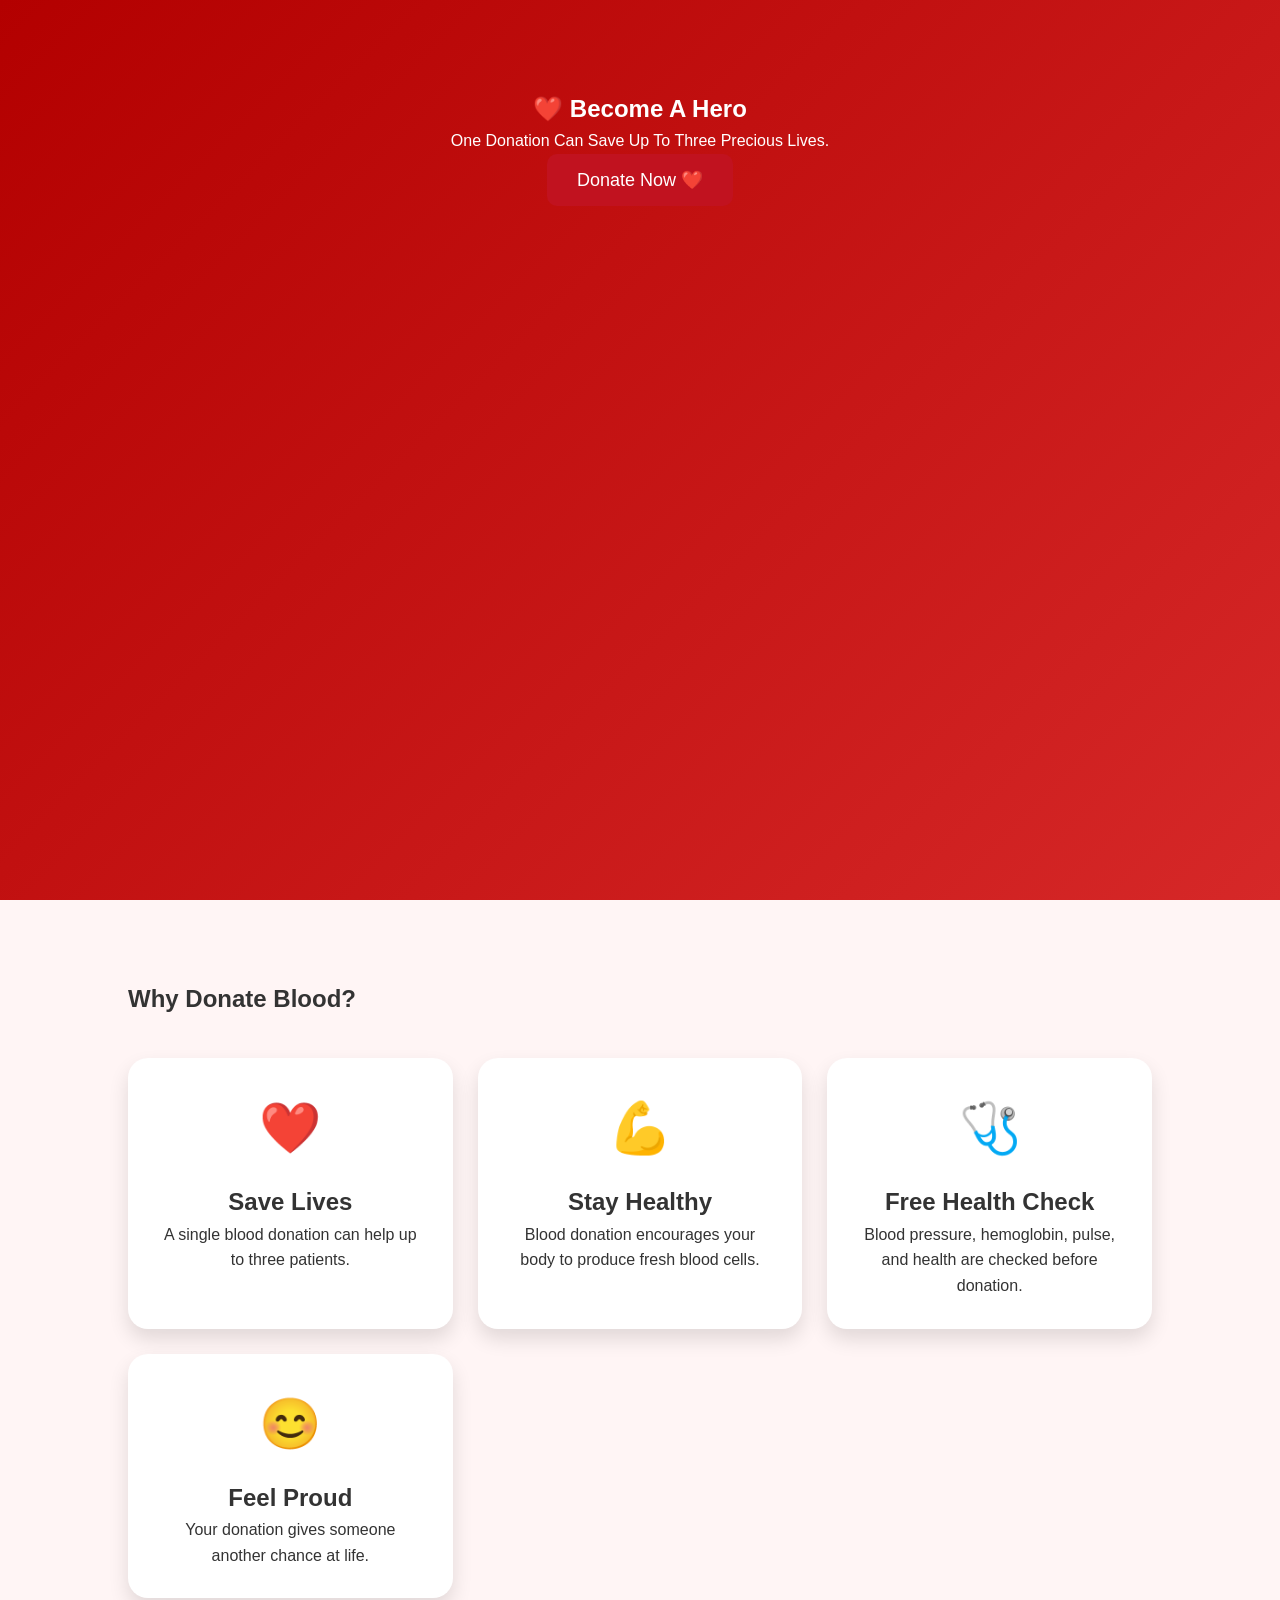
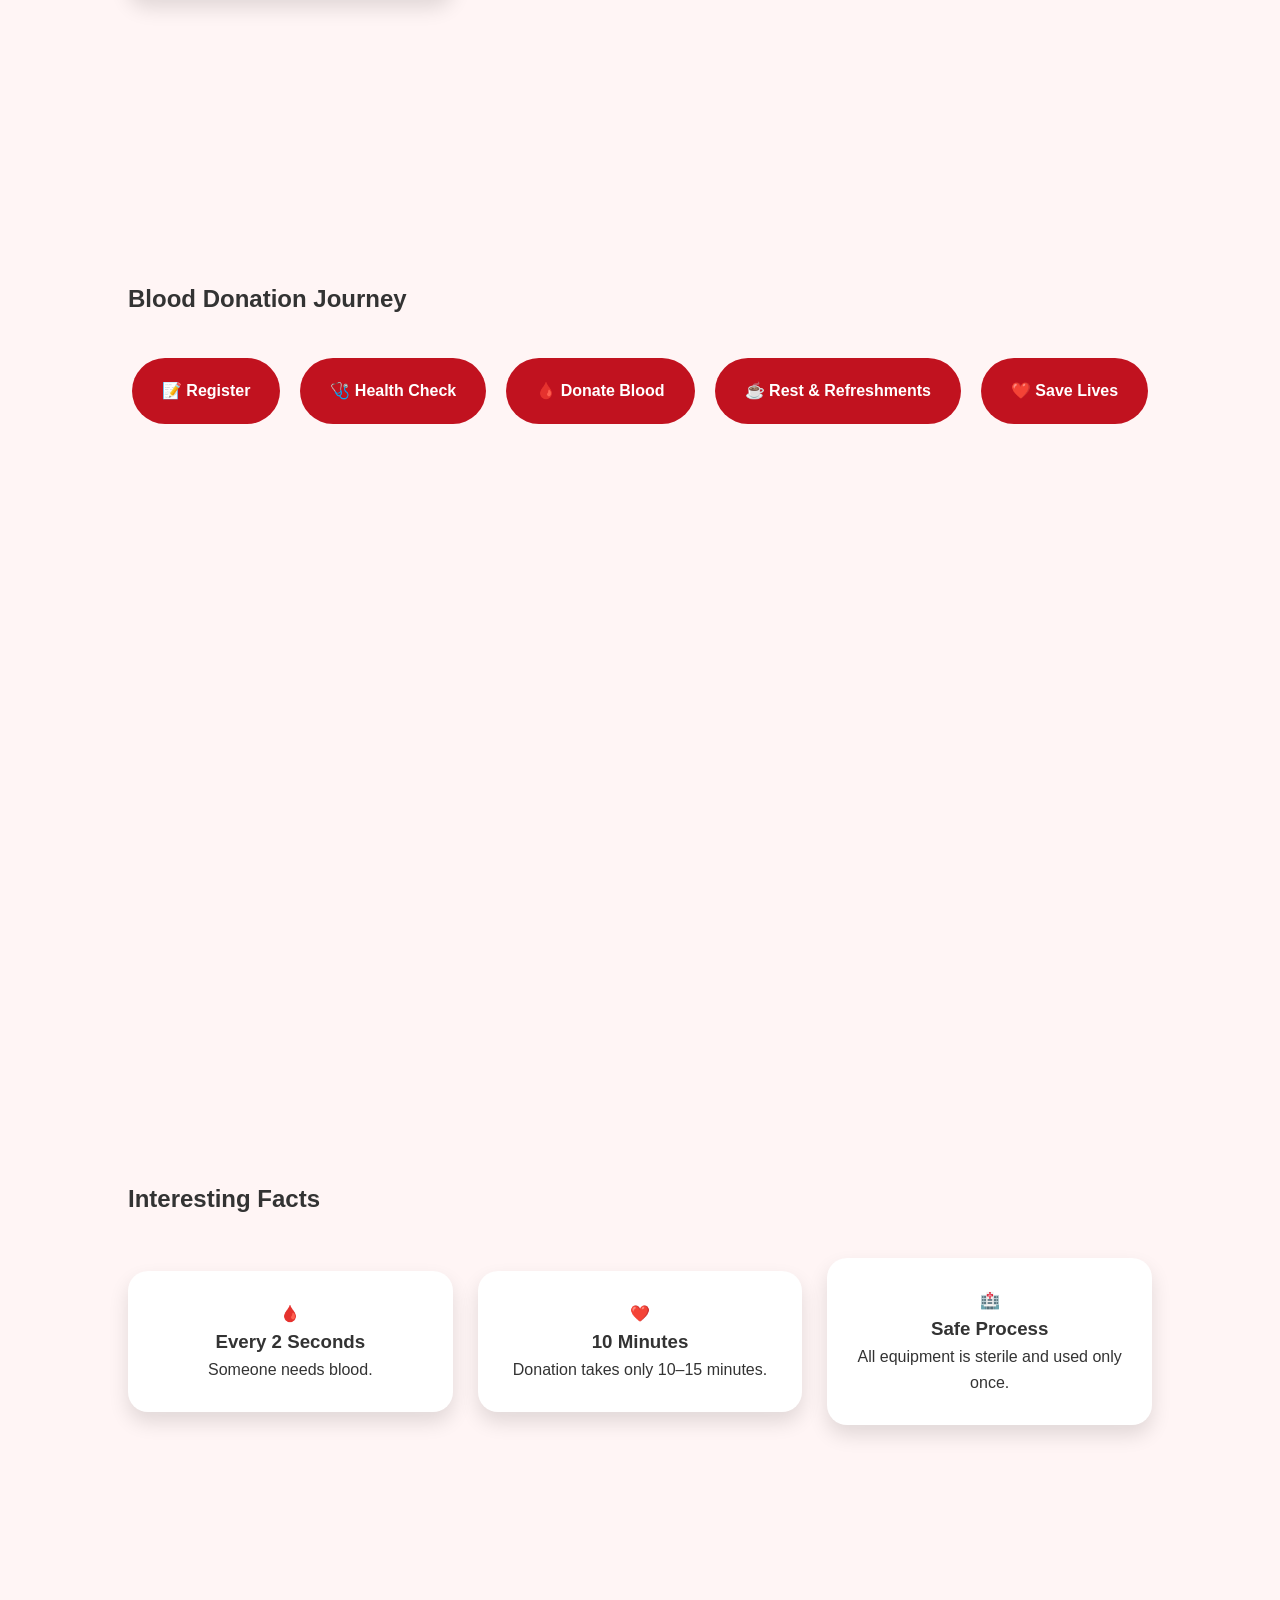
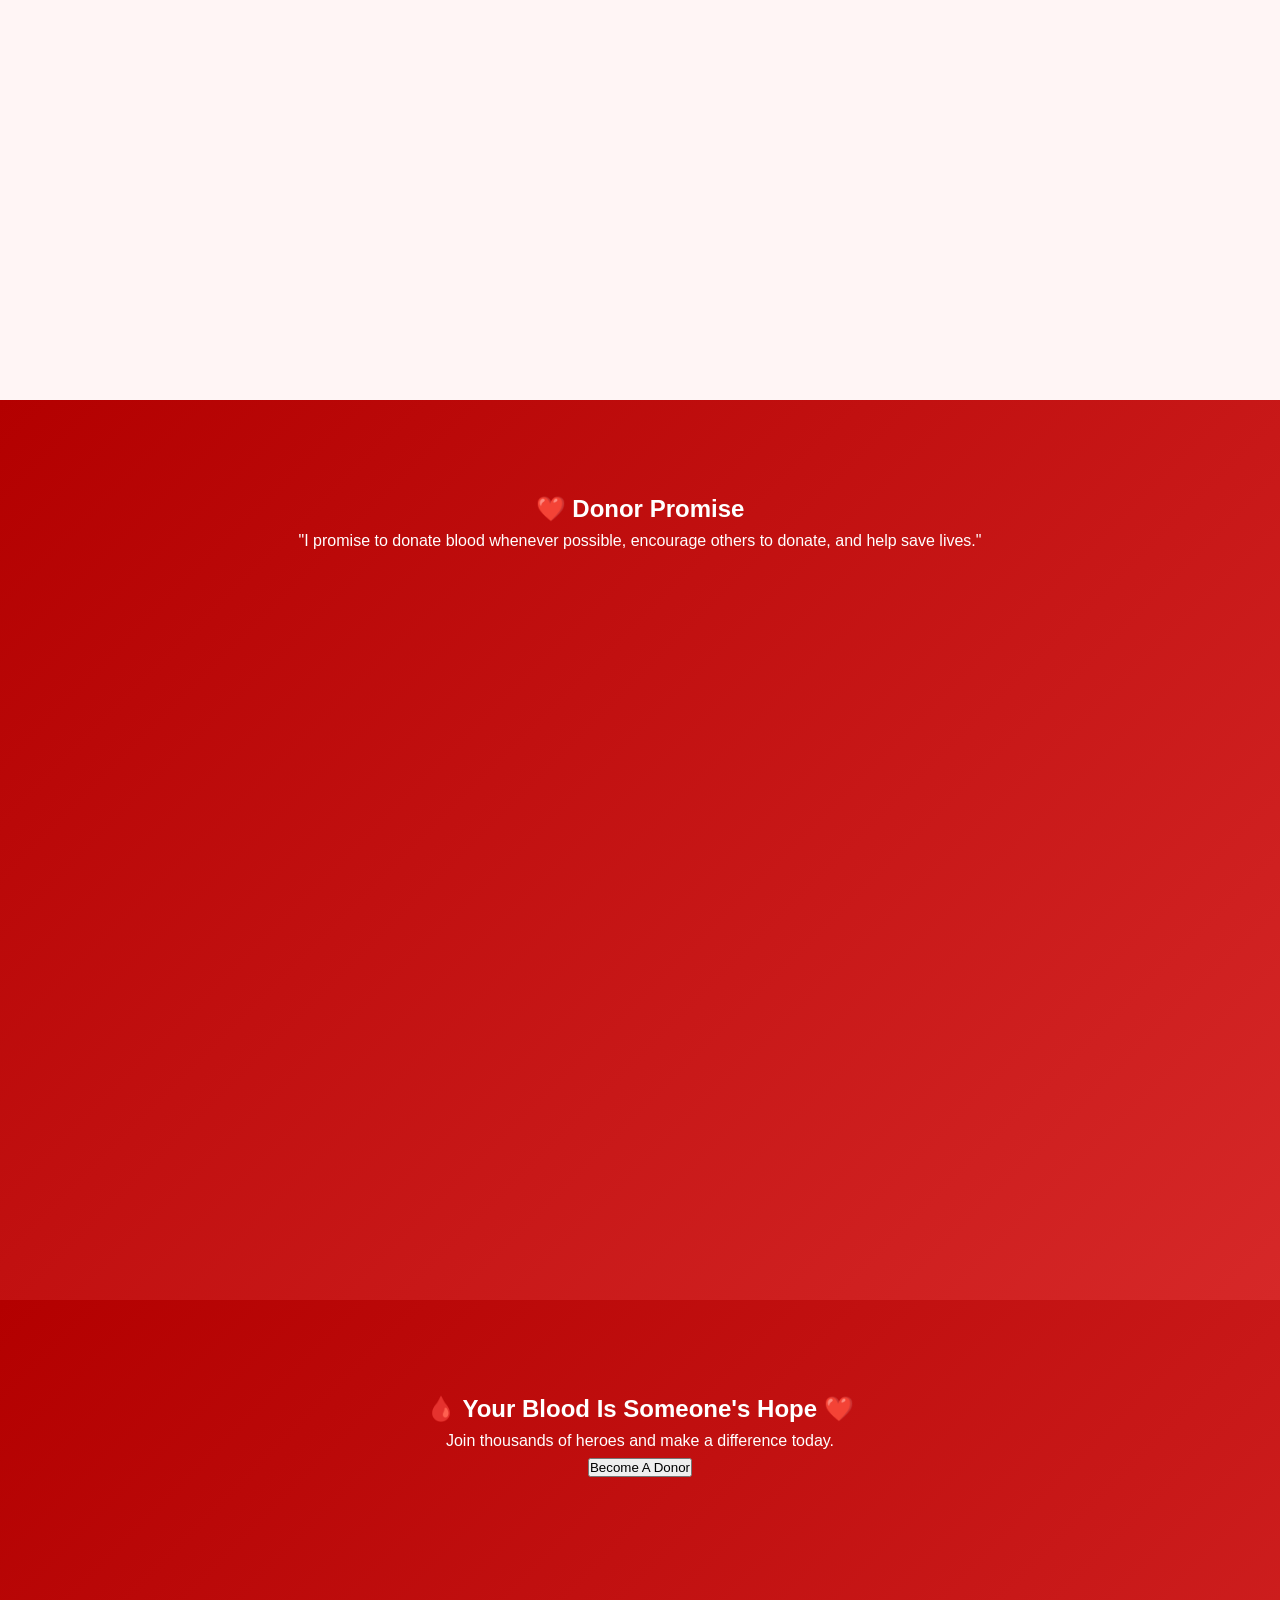
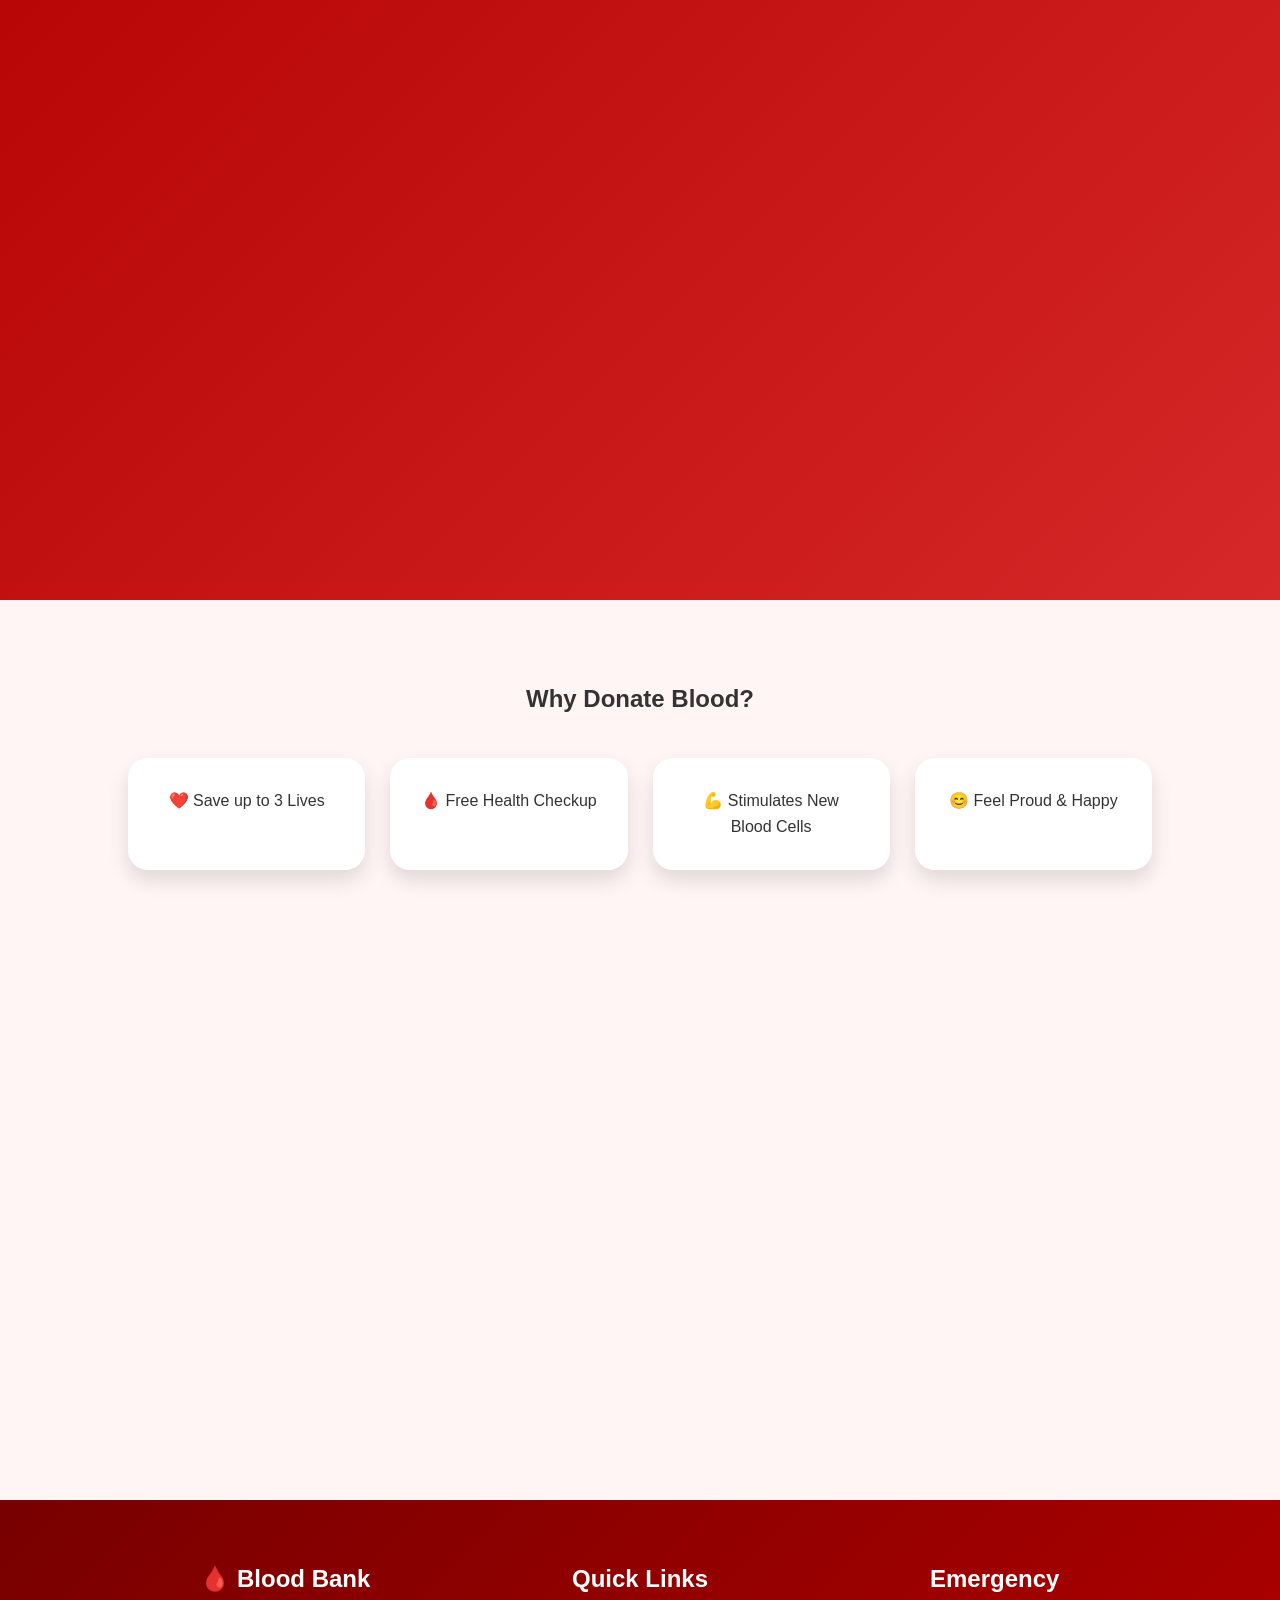
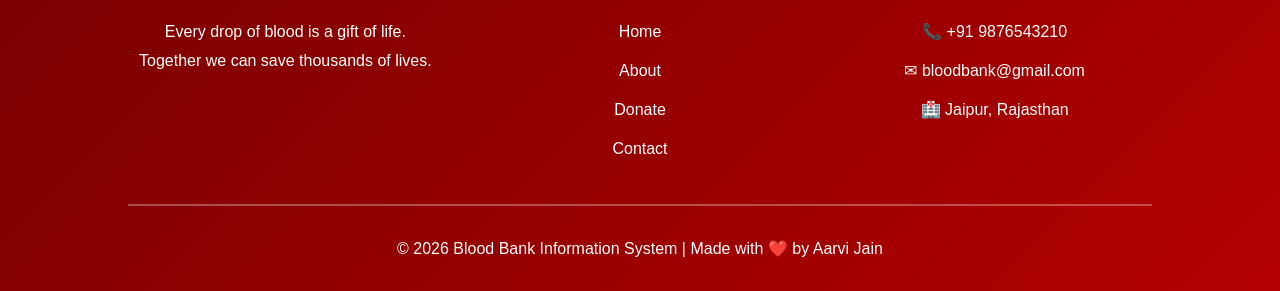
<file: donate.html>
<!DOCTYPE html>
<html lang="en">
<head>
    <meta charset="UTF-8">
    <meta name="viewport" content="width=device-width, initial-scale=1.0">
    <title>Document</title>
   <link rel="stylesheet" href="style1.css">
</head>
<body>
   <section class="donate-hero">

<h1>❤️ Become A Hero</h1>

<p>
One Donation Can Save Up To Three Precious Lives.
</p>

<a href="index.html">

<button id="openBtn">

Donate Now ❤️

</button>

</a>

</section>
<section class="benefits-section">

<h1>Why Donate Blood?</h1>

<div class="benefit-container">

<div class="benefit-card">

<div class="icon">❤️</div>

<h2>Save Lives</h2>

<p>
A single blood donation can help up to three patients.
</p>

</div>

<div class="benefit-card">

<div class="icon">💪</div>

<h2>Stay Healthy</h2>

<p>
Blood donation encourages your body to produce fresh blood cells.
</p>

</div>

<div class="benefit-card">

<div class="icon">🩺</div>

<h2>Free Health Check</h2>

<p>
Blood pressure, hemoglobin, pulse, and health are checked before donation.
</p>

</div>

<div class="benefit-card">

<div class="icon">😊</div>

<h2>Feel Proud</h2>

<p>
Your donation gives someone another chance at life.
</p>

</div>

</div>

</section>
<section class="timeline">

<h1>Blood Donation Journey</h1>

<div class="timeline-box">

<div>📝 Register</div>

<div>🩺 Health Check</div>

<div>🩸 Donate Blood</div>

<div>☕ Rest & Refreshments</div>

<div>❤️ Save Lives</div>

</div>

</section>
<section class="facts-grid">

<h1>Interesting Facts</h1>

<div class="facts-container">

<div class="fact-box">

🩸

<h3>Every 2 Seconds</h3>

<p>Someone needs blood.</p>

</div>

<div class="fact-box">

❤️

<h3>10 Minutes</h3>

<p>Donation takes only 10–15 minutes.</p>

</div>

<div class="fact-box">

🏥

<h3>Safe Process</h3>

<p>All equipment is sterile and used only once.</p>

</div>

</div>

</section>
<section class="promise">

<h1>❤️ Donor Promise</h1>

<p>

"I promise to donate blood whenever possible,
encourage others to donate,
and help save lives."

</p>

</section>
<section class="hero-box">

<h1>

🩸 Your Blood Is Someone's Hope ❤️

</h1>

<p>

Join thousands of heroes and make a difference today.

</p>

<a href="index.html">

<button>

Become A Donor

</button>

</a>

</section>
      <section class="donation-benefits">

<h2>Why Donate Blood?</h2>

<div class="benefits">

<div class="benefit-card">
❤️ Save up to 3 Lives
</div>

<div class="benefit-card">
🩸 Free Health Checkup
</div>

<div class="benefit-card">
💪 Stimulates New Blood Cells
</div>

<div class="benefit-card">
😊 Feel Proud & Happy
</div>

</div>

</section>
   <script src="script.js"></script>
   <footer class="footer">

<div class="footer-container">

<div class="footer-box">
<h2>🩸 Blood Bank</h2>
<p>
Every drop of blood is a gift of life.
Together we can save thousands of lives.
</p>
</div>

<div class="footer-box">
<h2>Quick Links</h2>

<p><a href="index.html">Home</a></p>
<p><a href="about.html">About</a></p>
<p><a href="donate.html">Donate</a></p>
<p><a href="contact.html">Contact</a></p>

</div>

<div class="footer-box">
<h2>Emergency</h2>

<p>📞 +91 9876543210</p>
<p>✉ bloodbank@gmail.com</p>
<p>🏥 Jaipur, Rajasthan</p>

</div>

</div>

<hr>

<p class="copyright">
© 2026 Blood Bank Information System | Made with ❤️ by Aarvi Jain
</p>
<button id="topBtn">⬆</button>
</footer>
</body>
</html>
</file>
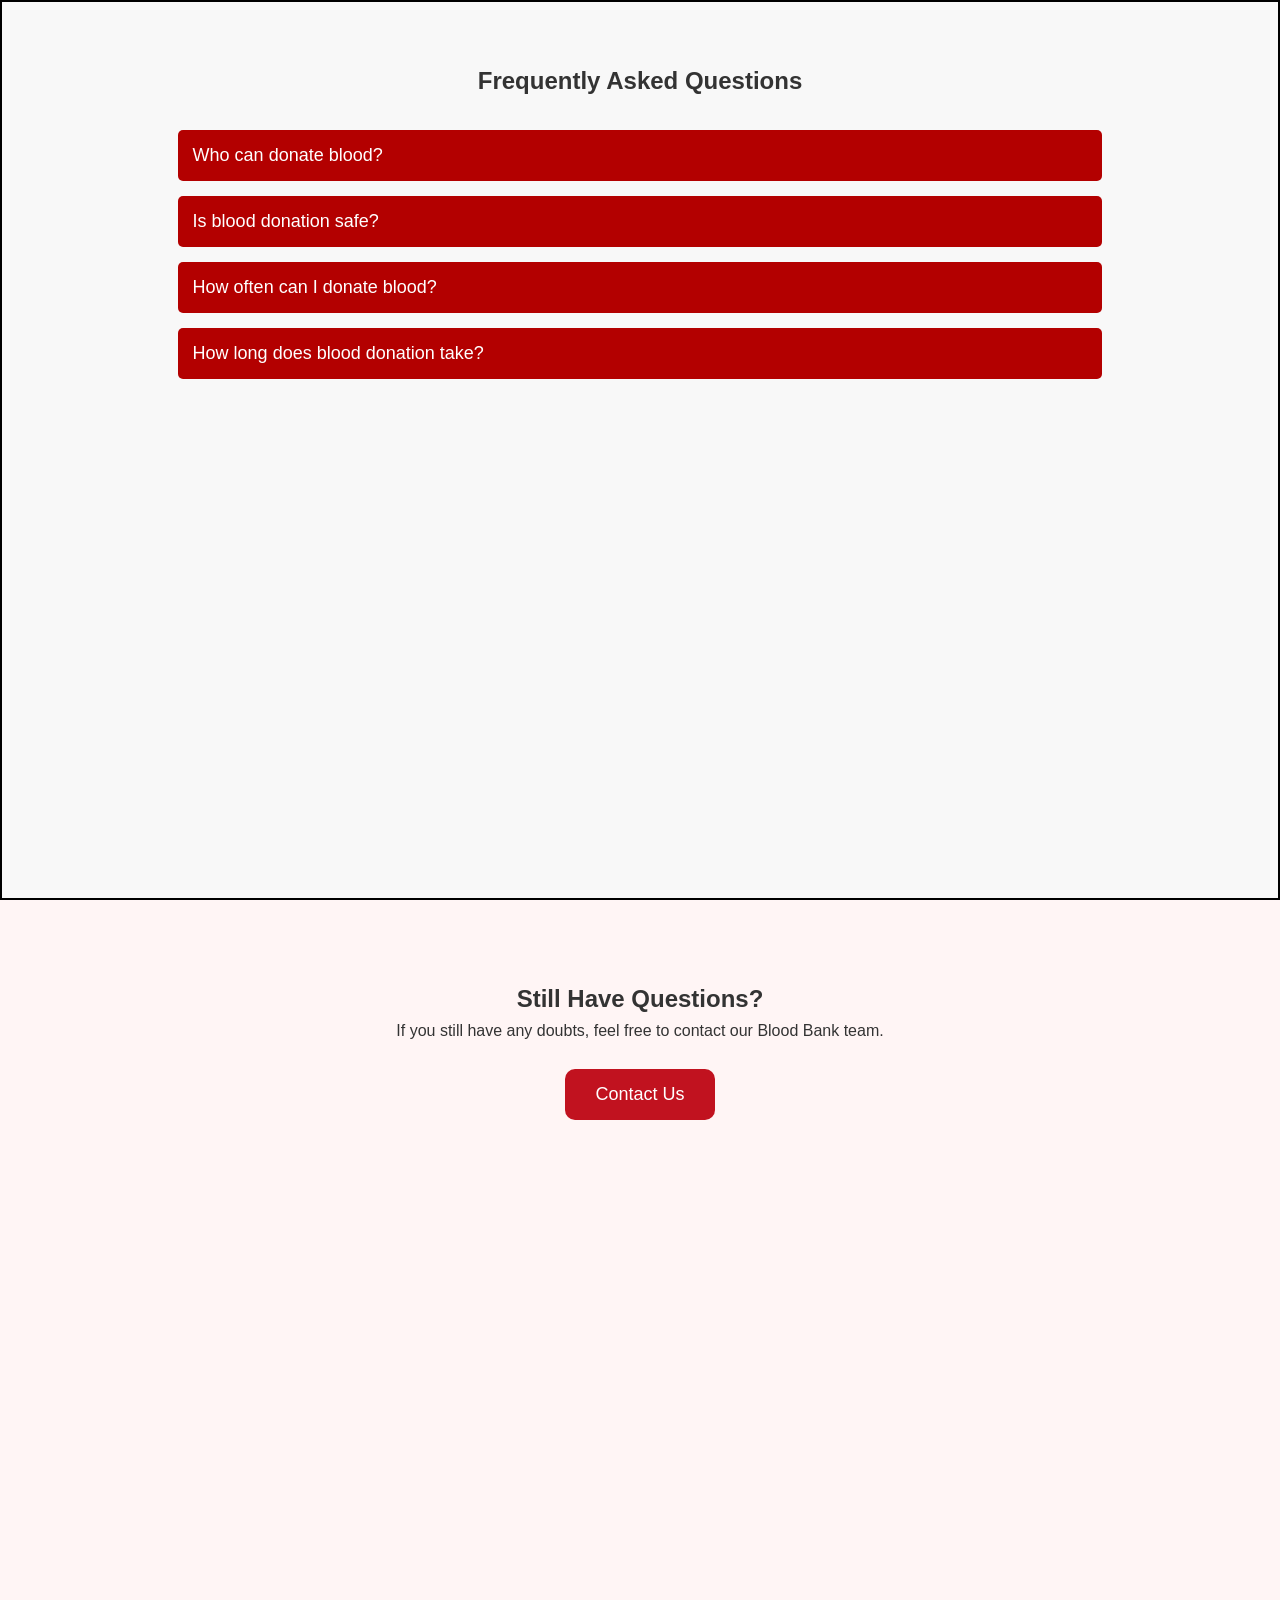
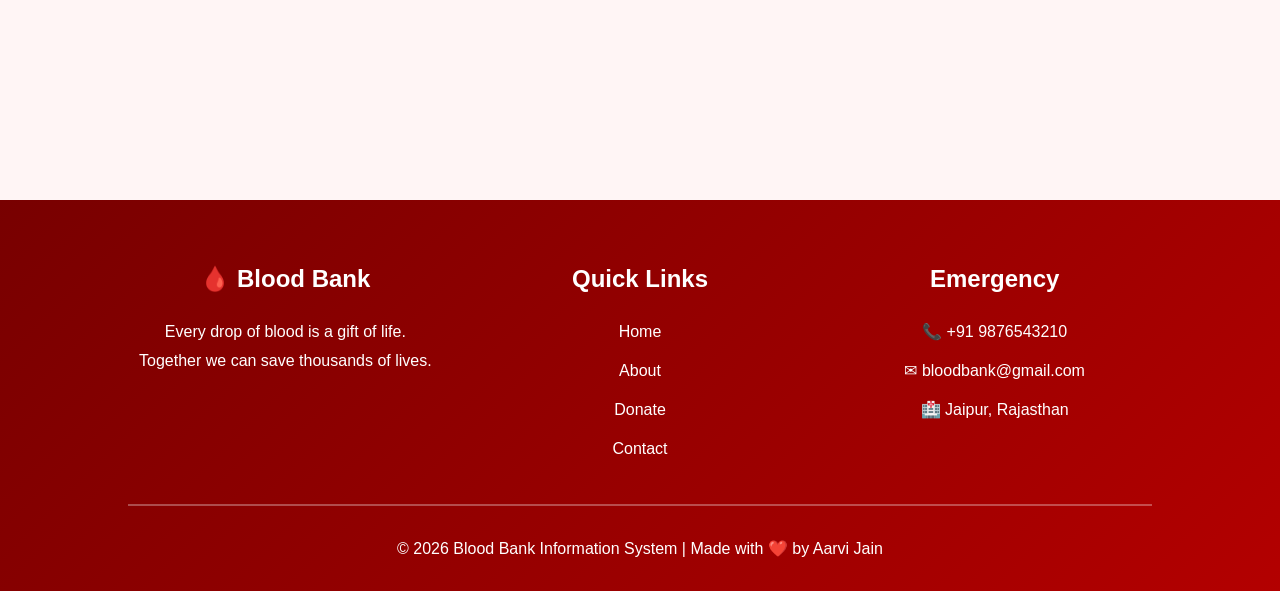
<file: faq.html>
<!DOCTYPE html>
<html lang="en">
<head>
    <meta charset="UTF-8">
    <meta name="viewport" content="width=device-width, initial-scale=1.0">
    <title>Document</title>
    <link rel="stylesheet" href="style1.css">
</head>
<body>
    <section id="faq">

    <h1>Frequently Asked Questions</h1>

    <div class="faq-box">

        <button class="question">
            Who can donate blood?
        </button>

        <div class="answer">
            <p>Anyone between 18 and 65 years of age weighing at least 50 kg can donate blood.</p>
        </div>

    </div>

    <div class="faq-box">

        <button class="question">
            Is blood donation safe?
        </button>

        <div class="answer">
            <p>Yes, blood donation is completely safe when done at a certified blood bank.</p>
        </div>

    </div>

    <div class="faq-box">

        <button class="question">
            How often can I donate blood?
        </button>

        <div class="answer">
            <p>You can donate whole blood every 3 months.</p>
        </div>

    </div>

    <div class="faq-box">

        <button class="question">
            How long does blood donation take?
        </button>

        <div class="answer">
            <p>The complete process usually takes about 30–45 minutes.</p>
        </div>

    </div>

</section>

</section>  <!-- FAQ section ends -->

<!-- 👇 YAHAN PASTE KARO -->
 <section class="still-help">

<h2>Still Have Questions?</h2>

<p>

If you still have any doubts,
feel free to contact our Blood Bank team.

</p>

<a href="contact.html">

<button>

Contact Us

</button>

</a>

</section>
<script src="script.js"></script>
<footer class="footer">

<div class="footer-container">

<div class="footer-box">
<h2>🩸 Blood Bank</h2>
<p>
Every drop of blood is a gift of life.
Together we can save thousands of lives.
</p>
</div>

<div class="footer-box">
<h2>Quick Links</h2>

<p><a href="index.html">Home</a></p>
<p><a href="about.html">About</a></p>
<p><a href="donate.html">Donate</a></p>
<p><a href="contact.html">Contact</a></p>

</div>

<div class="footer-box">
<h2>Emergency</h2>

<p>📞 +91 9876543210</p>
<p>✉ bloodbank@gmail.com</p>
<p>🏥 Jaipur, Rajasthan</p>

</div>

</div>

<hr>

<p class="copyright">
© 2026 Blood Bank Information System | Made with ❤️ by Aarvi Jain
</p>
<button id="topBtn">⬆</button>
</footer>
</body>
</html>
</file>
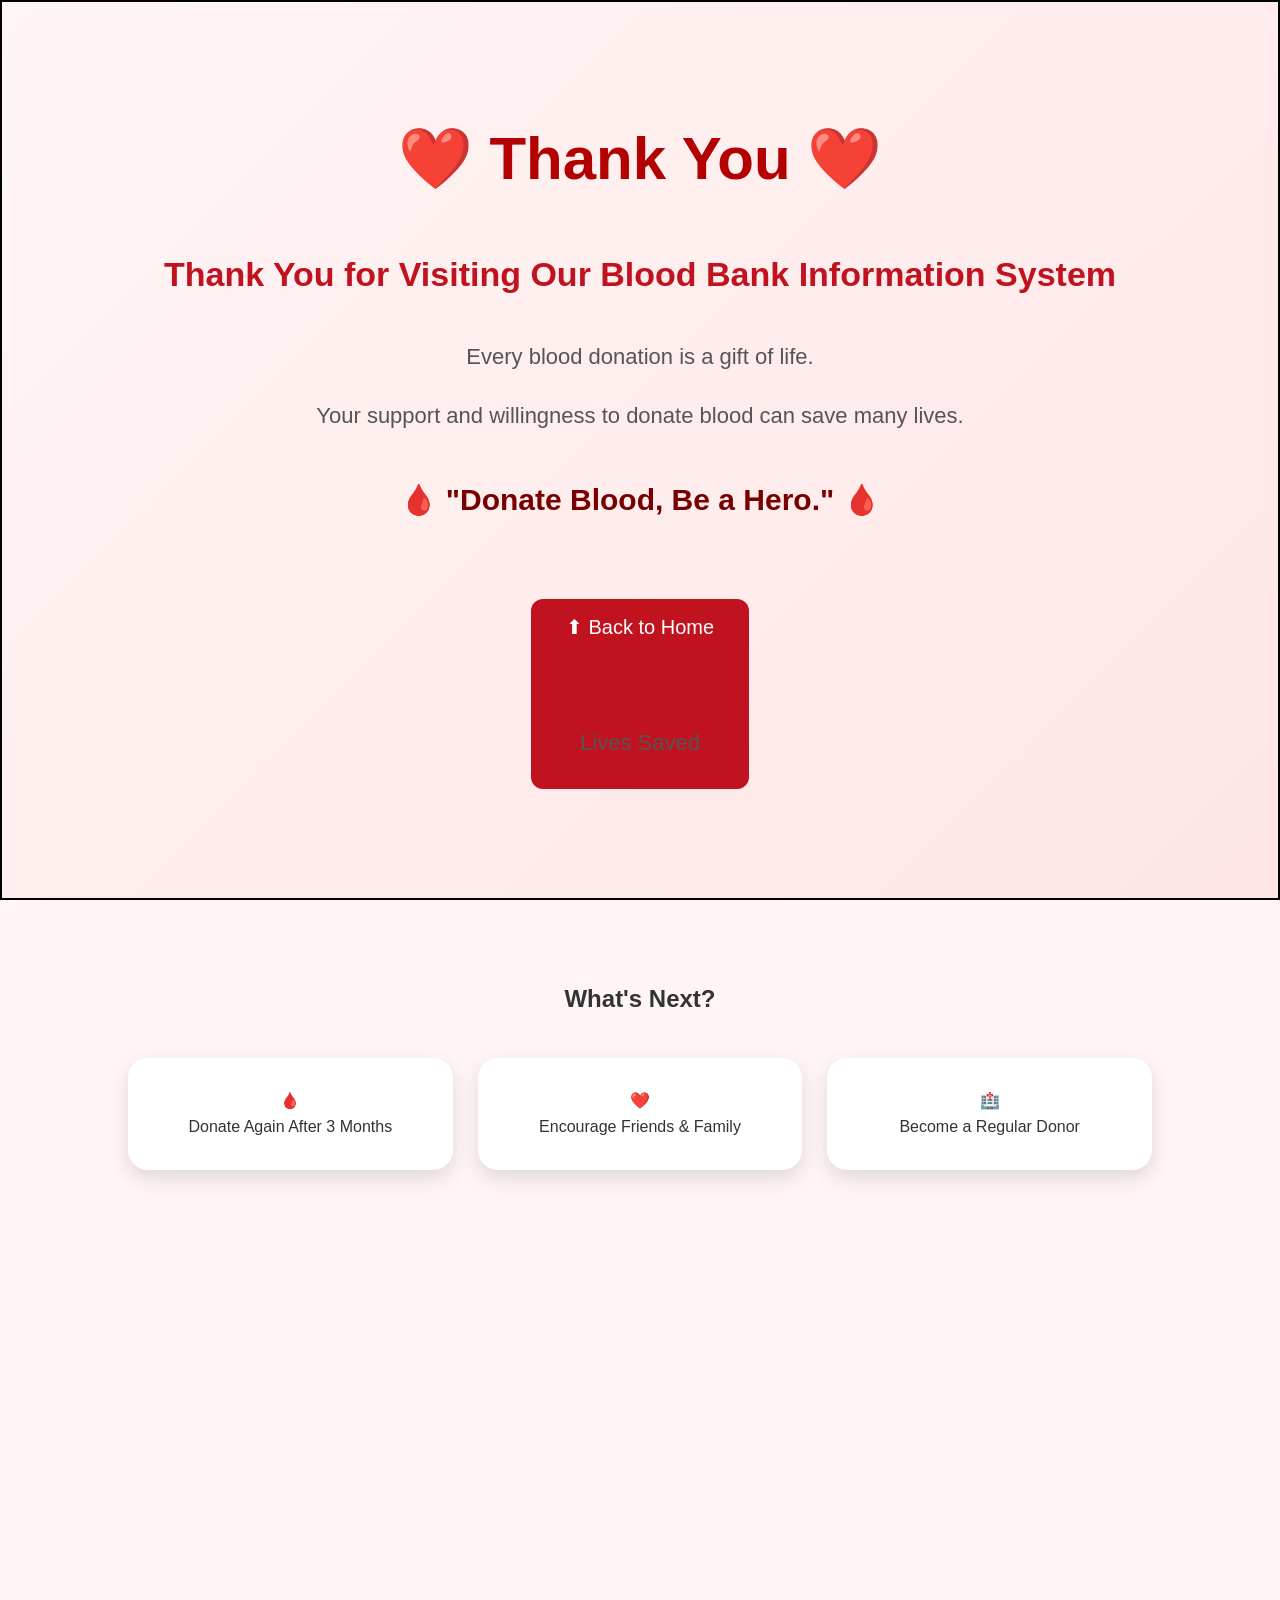
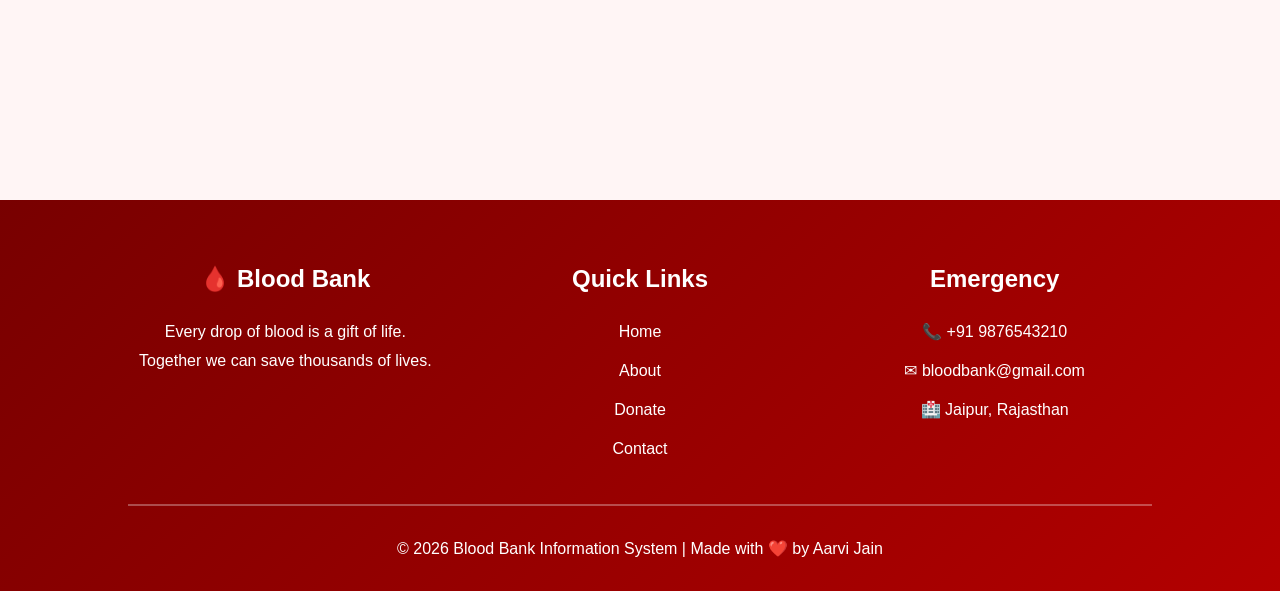
<file: thankyou.html>
<!DOCTYPE html>
<html lang="en">
<head>
    <meta charset="UTF-8">
    <meta name="viewport" content="width=device-width, initial-scale=1.0">
    <title>Document</title>
    <link rel="stylesheet" href="style1.css">
</head>
<body>
    <section id="thankyou">

    <h1>❤️ Thank You ❤️</h1>

    <h2>Thank You for Visiting Our Blood Bank Information System</h2>

    <p>
        Every blood donation is a gift of life.
    </p>

    <p>
        Your support and willingness to donate blood can save many lives.
    </p>

    <h3>
        🩸 "Donate Blood, Be a Hero." 🩸
    </h3>

    <br>

    <button onclick="window.scrollTo(0,0)">
        ⬆ Back to Home
        <h2 id="counter">0</h2>

<p>Lives Saved</p>

    </button>

</section>
<section class="next-step">

<h2>What's Next?</h2>

<div class="next-grid">

<div>

🩸

<p>Donate Again After 3 Months</p>

</div>

<div>

❤️

<p>Encourage Friends & Family</p>

</div>

<div>

🏥

<p>Become a Regular Donor</p>

</div>

</div>

</section>
<script src="script.js"></script>
<footer class="footer">

<div class="footer-container">

<div class="footer-box">
<h2>🩸 Blood Bank</h2>
<p>
Every drop of blood is a gift of life.
Together we can save thousands of lives.
</p>
</div>

<div class="footer-box">
<h2>Quick Links</h2>

<p><a href="index.html">Home</a></p>
<p><a href="about.html">About</a></p>
<p><a href="donate.html">Donate</a></p>
<p><a href="contact.html">Contact</a></p>

</div>

<div class="footer-box">
<h2>Emergency</h2>

<p>📞 +91 9876543210</p>
<p>✉ bloodbank@gmail.com</p>
<p>🏥 Jaipur, Rajasthan</p>

</div>

</div>

<hr>

<p class="copyright">
© 2026 Blood Bank Information System | Made with ❤️ by Aarvi Jain
</p>

</footer>
<button id="topBtn">⬆</button>
</body>
</html>
</file>
<file: style1.css>
html{
            scroll-behavior: smooth;
        }
        
        nav {
         display: flex;
         justify-content: center;
         align-items: center;
            background:linear-gradient(black,rgb(235, 63, 63));
            padding: 15px,60px;
            text-align : center;
            
    position:sticky;
    top:0;
    z-index:1000;
}
        
        nav ul {
            display: flex;
            list-style: none;
        }
        nav ul li{
            margin: 0 15px;
        }
        nav ul li a{
            text-decoration: none;
            color: white;
        }
        nav ul li a:hover{
         color:red;
         font-size:18px
        }
        section{
            min-height: 100vh;
            padding: 10px;
        }
        #home{
    background:
    linear-gradient(rgba(0,0,0,0.5),rgba(0,0,0,0.5)),
    url("https://i.pinimg.com/736x/53/b6/78/53b6788c1dbadb167d2fcb57c853291e.jpg");

    background-size:cover;
    background-position:center;
    color: white;
}
            
        
        #about{
            background: url(https://i.pinimg.com/736x/df/39/b1/df39b139e914ce0406945b364551eb76.jpg);
            border: 2px solid black;
            background-repeat: no-repeat;
            background-size: cover;
       

        }
        #donate{
             background:url(https://i.pinimg.com/1200x/f7/c1/6d/f7c16dfb29070e93f22f9e6317684913.jpg);
            border: 2px solid black;
            background-repeat: no-repeat;
            background-size: cover;
       
           
             }
        #contact{
            background: url(https://i.pinimg.com/1200x/e1/c9/16/e1c916416c7ddd5b4a63f729155364e0.jpg);
            border: 2px solid black;

        }
        .blood{
            display: flex;
            gap: 100px;
        }
        .but{
            display:flex;
            gap: 100px;
        }
        #openBtn{
    padding:10px 20px;
    background:white;
    color:#b30000;
    border:none;
    border-radius:5px;
    cursor:pointer;
}

.modal{
    display:none;
    position:fixed;
    top:0;
    left:0;
    width:100%;
    height:100%;
    background:rgba(0,0,0,0.6);

    justify-content:center;
    align-items:center;
}

.modal-content{
    width:400px;
    background:white;
    padding:30px;
    border-radius:10px;
    position:relative;
}

.close{
    position:absolute;
    right:20px;
    top:15px;
    font-size:28px;
    cursor:pointer;
}

form{
    display:flex;
    flex-direction:column;
}

form input,
form select{
    margin:10px 0;
    padding:12px;
}

form button{
    padding:12px;
    background:rgb(226, 183, 183);
    color:white;
    border:none;
    cursor:pointer;
}
#compatibility{
    text-align:center;
    padding:60px;
    background:url(https://i.pinimg.com/736x/e2/bd/8e/e2bd8e61268e151b754cfffd4887ec1d.jpg);
    background-repeat: no-repeat;
    background-size: cover;
    border: 2px solid black;

}

#bloodGroup{
    padding:10px;
    font-size:18px;
}

#checkBtn{
    padding:10px 20px;
    background:#c1121f;
    color:white;
    border:none;
    border-radius:5px;
    cursor:pointer;
}

#checkBtn:hover{
    background:#a00000;
}

#result{
    margin-top:20px;
    font-size:20px;
    font-weight:bold;
}
#eligibility{
    text-align:center;
    padding:60px;
    background:url(https://i.pinimg.com/vwebp/736x/b1/62/57/b162571c4c172f5045f340f56477c572.webp);
    background-repeat: no-repeat;
    background-size: cover;
            border: 2px solid black;

}

#eligibility input{
    width:300px;
    padding:12px;
    font-size:18px;
    border-radius:8px;
    border:1px solid gray;
}

#eligibility button{
    padding:12px 25px;
    font-size:18px;
    background:#c1121f;
    color:white;
    border:none;
    border-radius:8px;
    cursor:pointer;
}

#eligibility button:hover{
    background:#990000;
}

#result{
    margin-top:20px;
    font-size:22px;
}
#stock{
    text-align:center;
    padding:60px;
    background:url(https://i.pinimg.com/vwebp/736x/bd/09/fe/bd09fe2d34b9561bc106c9ae30a4e6e6.webp);
     background-repeat: no-repeat;
     border: 2px solid black;
    background-size: cover;
}


#stockGroup{
    width:250px;
    padding:10px;
    font-size:18px;
    border-radius:8px;
}

#availabilityBtn{
    padding:12px 25px;
    font-size:18px;
    background:#b30000;
    color:white;
    border:none;
    border-radius:8px;
    cursor:pointer;
}

#availabilityBtn:hover{
    background:#800000;
}

#stockOutput{
    margin-top:25px;
    font-size:22px;
    font-weight:bold;
}
#faq{
    min-height:100vh;
    padding:60px;
    background:url(https://i.pinimg.com/1200x/48/cd/b9/48cdb9ffe5084b624a1c050a8093018c.jpg);
    background-repeat: no-repeat;
            border: 2px solid black;
    background-size: cover;
}

#faq h1{
    text-align:center;
    margin-bottom:30px;
}

.faq-box{
    width:80%;
    margin:15px auto;
}

.question{
    width:100%;
    padding:15px;
    background:#b30000;
    color:white;
    border:none;
    text-align:left;
    font-size:18px;
    cursor:pointer;
    border-radius:5px;
}

.answer{
    display:none;
    background:white;
    padding:15px;
    border:1px solid #ccc;
    border-top:none;
}

.answer.show{
    display:block;
}
#footer{
    background:#8b0000;
    color:white;
    text-align:center;
            border: 2px solid black;
    padding:120px;
}

.footer-content p{
    margin:8px;
}
.success-box{
    display:none;
    position:fixed;
    top:0;
    left:0;
    width:100%;
    height:100%;
    background:rgba(0,0,0,0.6);
    justify-content:center;
    align-items:center;
}

.success-content{
    background:white;
    width:400px;
    padding:30px;
    text-align:center;
    border-radius:10px;
}

.success-content h1{
    color:green;
}

#closeSuccess{
    margin-top:20px;
    padding:10px 20px;
    background:red;
    color:white;
    border:none;
    border-radius:5px;
    cursor:pointer;
}
#facts{
    text-align:center;
    padding:60px;
    background:url(https://i.pinimg.com/736x/f5/29/22/f5292257b1df06644a6387295b6cfbe5.jpg);
    background-repeat: no-repeat;
            border: 2px solid black;
    background-size: cover;
}

#factText{
    font-size:22px;
    margin:30px;
}

#factBtn{
    padding:12px 25px;
    background:#b30000;
    color:white;
    border:none;
    border-radius:8px;
    cursor:pointer;
}
#request{

text-align:center;

padding:60px;

background:url(https://i.pinimg.com/vwebp/1200x/3b/02/3a/3b023a95c337c48c72abb33949dee68f.webp);
background-repeat: no-repeat;
            border: 2px solid black;
background-size: cover;

}

#request input,#request select{

width:300px;

padding:12px;

margin:10px;

}

#requestBtn{

padding:12px 25px;

background:red;

color:white;

border:none;

cursor:pointer;

}
#clock{

margin-left:40px;

font-size:18px;

font-weight:bold;

color:darkred;

}
@media screen and (max-width:768px){

nav{
    flex-direction:column;
    padding:15px;
}

nav ul{
    flex-wrap:wrap;
    justify-content:center;
}

.blood{
    flex-direction:column;
    align-items:center;
}

.blood img{
    width:90%;
    height:auto;
}

.modal-content,
.success-content{
    width:90%;
}

input,
select,
button{
    width:90%;
    max-width:350px;
}

}
#thankyou{
    min-height:100vh;
    background:linear-gradient(to right,#ffe5e5,#fff);
    text-align:center;
            border: 2px solid black;
    padding:80px;
}

#thankyou h1{
    color:#b30000;
    font-size:55px;
}

#thankyou h2{
    margin-top:20px;
}

#thankyou p{
    font-size:20px;
    margin:20px;
}

#thankyou button{
    padding:15px 30px;
    background:#b30000;
    color:white;
    border:none;
    border-radius:8px;
    cursor:pointer;
    font-size:18px;
}

#thankyou button:hover{
    background:#800000;
}
button{
    transition:0.3s;
}

button:hover{
    transform:scale(1.08);
    background:#8b0000;
    box-shadow:0 0 15px red;
}
section{

animation:fade 1s ease;

}

@keyframes fade{

from{

opacity:0;
transform:translateY(40px);

}

to{

opacity:1;
transform:translateY(0);

}

}
.drop{
    font-size:60px;
    text-align:center;
    animation:bounce 1.5s infinite;
}

@keyframes bounce{
    0%,100%{
        transform:translateY(0);
    }
    50%{
        transform:translateY(-20px);
    }
}
*{
    margin:0;
    padding:0;
    box-sizing:border-box;
    font-family:Arial, Helvetica, sans-serif;
}

body{
    background:#f8f8f8;
    color:#333;
    line-height:1.6;
}

/* ================= HERO ================= */

.hero{
    height:70vh;
    background:linear-gradient(rgba(120,0,0,.6),rgba(120,0,0,.6)),
    url("images/about.jpg");
    background-size:cover;
    background-position:center;
    display:flex;
    justify-content:center;
    align-items:center;
    text-align:center;
}

.hero-content{
    color:white;
}

.hero-content h1{
    font-size:55px;
    margin-bottom:15px;
}

.hero-content p{
    font-size:24px;
}

/* ================= HEADINGS ================= */

.heading{
    text-align:center;
    font-size:40px;
    color:#b30000;
    margin-bottom:50px;
}

/* ================= ABOUT ================= */

.about{
    padding:70px 10%;
}

.cards{
    display:grid;
    grid-template-columns:repeat(auto-fit,minmax(260px,1fr));
    gap:30px;
}

.card{
    background:white;
    border-radius:15px;
    padding:30px;
    text-align:center;
    box-shadow:0 8px 20px rgba(0,0,0,.15);
    transition:.4s;
}

.card:hover{
    transform:translateY(-10px);
}

.card i{
    font-size:50px;
    color:#d10000;
    margin-bottom:20px;
}

.card h3{
    margin-bottom:15px;
    color:#b30000;
}

/* ================= STATS ================= */

.stats{
    background:#b30000;
    color:white;
    display:flex;
    justify-content:space-around;
    padding:60px 20px;
    flex-wrap:wrap;
}

.stats div{
    text-align:center;
    margin:15px;
}

.stats h1{
    font-size:45px;
}

/* ================= TIMELINE ================= */

.timeline{
    padding:70px 10%;
}

.steps{
    display:flex;
    justify-content:space-between;
    flex-wrap:wrap;
    gap:20px;
}

.step{
    flex:1;
    min-width:180px;
    background:white;
    padding:25px;
    border-radius:15px;
    text-align:center;
    box-shadow:0 5px 15px rgba(0,0,0,.15);
    transition:.4s;
}

.step:hover{
    transform:scale(1.05);
}

.step i{
    font-size:40px;
    color:red;
    margin-bottom:15px;
}

/* ================= BLOOD GROUP ================= */

.blood-groups{
    padding:70px 10%;
    background:#fff;
}

.groups{
    display:grid;
    grid-template-columns:repeat(auto-fit,minmax(120px,1fr));
    gap:25px;
}

.groups div{
    background:#d10000;
    color:white;
    font-size:30px;
    font-weight:bold;
    height:120px;
    width:120px;
    border-radius:50%;
    display:flex;
    justify-content:center;
    align-items:center;
    margin:auto;
    transition:.4s;
}

.groups div:hover{
    transform:scale(1.1);
}

/* ================= QUOTE ================= */

.quote{
    background:#b30000;
    color:white;
    text-align:center;
    padding:60px 20px;
}

.quote h2{
    font-size:32px;
    animation:blink 2s infinite;
}

@keyframes blink{

0%{
opacity:.5;
}

100%{
opacity:1;
}

}

/* ================= TEAM ================= */

.team{
    padding:70px 10%;
}

/* ================= FOOTER ================= */

footer{
    background:#222;
    color:white;
    text-align:center;
    padding:40px 20px;
}

footer h2{
    margin-bottom:15px;
}

footer p{
    margin:10px;
}

/* ================= RESPONSIVE ================= */

@media(max-width:768px){

.hero-content h1{
    font-size:35px;
}

.hero-content p{
    font-size:18px;
}

.heading{
    font-size:30px;
}

.stats{
    flex-direction:column;
}

.steps{
    flex-direction:column;
}

}
/* ================================================= */
/*          PREMIUM COMPATIBILITY PAGE               */
/* ================================================= */

.compatibility-box{
    padding:80px 10%;
    background:linear-gradient(135deg,#fff5f5,#ffecec);
}

.heading{
    text-align:center;
    color:#b30000;
    font-size:38px;
    margin-bottom:40px;
}

.heading i{
    color:red;
    margin-right:10px;
}

.checker-card{

    width:70%;
    margin:auto;
    background:white;
    padding:40px;
    border-radius:20px;
    box-shadow:0 10px 30px rgba(0,0,0,.15);

}

.checker-card label{

    display:block;
    font-size:22px;
    font-weight:bold;
    margin-bottom:15px;
    color:#b30000;

}

.checker-card select{

width:100%;
padding:15px;
font-size:18px;
border-radius:10px;
border:2px solid #ddd;
margin-bottom:25px;

}

#checkBtn{

width:100%;
padding:16px;
background:#c1121f;
color:white;
font-size:20px;
border:none;
border-radius:10px;
cursor:pointer;
transition:.4s;

}

#checkBtn:hover{

background:#780000;
transform:scale(1.03);

}

.result-card{

margin-top:30px;
padding:25px;
background:#fff5f5;
border-left:6px solid red;
border-radius:12px;
font-size:20px;
line-height:1.8;
box-shadow:0 5px 15px rgba(0,0,0,.1);

}

.info-section{

padding:80px 10%;
background:#fafafa;

}

.cards{

display:grid;
grid-template-columns:repeat(auto-fit,minmax(250px,1fr));
gap:30px;

}

.card{

background:white;
padding:30px;
border-radius:18px;
text-align:center;
transition:.4s;
box-shadow:0 8px 20px rgba(0,0,0,.15);

}

.card:hover{

transform:translateY(-10px);

}

.card i{

font-size:55px;
color:#c1121f;
margin-bottom:20px;

}

.card h3{

margin-bottom:15px;
color:#b30000;

}

.card p{

line-height:1.8;
color:#555;

}

.quote{

padding:70px 10%;
text-align:center;
background:#c1121f;
color:white;

}

.quote p{

margin-top:15px;
font-size:18px;

}

.footer{

background:#222;
color:white;
padding:60px 10% 20px;

}

.footer-content{

display:grid;
grid-template-columns:repeat(auto-fit,minmax(250px,1fr));
gap:30px;

}

.footer-box h3{

margin-bottom:20px;
color:#ffb3b3;

}

.footer-box p{

line-height:2;

}

.footer hr{

margin:30px 0;

}

.copyright{

text-align:center;

}

@media(max-width:768px){

.checker-card{

width:100%;
padding:25px;

}

.heading{

font-size:30px;

}

}/* ========================================= */
/*      ELIGIBILITY PAGE PREMIUM DESIGN      */
/* ========================================= */

.eligibility-box{
    padding:80px 10%;
    background:linear-gradient(135deg,#fff5f5,#ffecec);
}

.eligibility-card{

    width:70%;
    margin:auto;
    background:#fff;
    padding:40px;
    border-radius:20px;
    box-shadow:0 10px 30px rgba(0,0,0,.15);

}

.eligibility-card label{

    display:block;
    font-size:22px;
    font-weight:bold;
    color:#b30000;
    margin-bottom:12px;
    margin-top:20px;

}

.eligibility-card input{

    width:100%;
    padding:15px;
    font-size:18px;
    border:2px solid #ddd;
    border-radius:10px;
    outline:none;
    transition:.3s;
    margin-bottom:20px;

}

.eligibility-card input:focus{

    border-color:#c1121f;
    box-shadow:0 0 10px rgba(193,18,31,.3);

}

#checkEligibility{

    width:100%;
    padding:16px;
    background:#c1121f;
    color:white;
    border:none;
    border-radius:10px;
    font-size:20px;
    cursor:pointer;
    transition:.4s;

}

#checkEligibility:hover{

    background:#780000;
    transform:scale(1.03);

}

#eligibilityResult{

    color:#333;
    font-size:22px;
    font-weight:bold;

}

@media(max-width:768px){

.eligibility-card{

width:100%;
padding:25px;

}

}/* ====================================== */
/*        STOCK PAGE PREMIUM DESIGN       */
/* ====================================== */

.stock-box{

padding:80px 10%;
background:linear-gradient(135deg,#fff5f5,#ffecec);

}

.stock-card{

width:70%;
margin:auto;
background:white;
padding:40px;
border-radius:20px;
box-shadow:0 10px 30px rgba(0,0,0,.15);

}

.stock-card label{

display:block;
font-size:22px;
font-weight:bold;
color:#b30000;
margin-bottom:15px;

}

.stock-card select{

width:100%;
padding:15px;
font-size:18px;
border-radius:10px;
border:2px solid #ddd;
margin-bottom:25px;

}

#availabilityBtn{

width:100%;
padding:16px;
background:#c1121f;
color:white;
font-size:20px;
border:none;
border-radius:10px;
cursor:pointer;
transition:.4s;

}

#availabilityBtn:hover{

background:#780000;
transform:scale(1.03);

}

#stockOutput{

font-size:22px;
font-weight:bold;
color:#333;

}

@media(max-width:768px){

.stock-card{

width:100%;
padding:25px;

}

}/* ===================================== */
/*          CONTACT PAGE                 */
/* ===================================== */

.contact-section{

padding:80px 10%;
background:#fff5f5;

}

.contact-container{

display:grid;
grid-template-columns:1fr 1fr;
gap:40px;

}

.contact-info,
.contact-form{

background:white;
padding:35px;
border-radius:20px;
box-shadow:0 10px 25px rgba(0,0,0,.15);

}

.contact-info h2,
.contact-form h2{

color:#b30000;
margin-bottom:25px;

}

.contact-info p{

font-size:18px;
margin:20px 0;

}

.contact-info i{

color:#c1121f;
margin-right:10px;

}

.contact-form input,
.contact-form textarea{

width:100%;
padding:15px;
margin-bottom:18px;
border:2px solid #ddd;
border-radius:10px;
font-size:16px;

}

.contact-form input:focus,
.contact-form textarea:focus{

border-color:#c1121f;
outline:none;

}

.contact-form button{

width:100%;
padding:15px;
background:#c1121f;
color:white;
font-size:18px;
border:none;
border-radius:10px;
cursor:pointer;
transition:.3s;

}

.contact-form button:hover{

background:#780000;
transform:scale(1.03);

}

@media(max-width:768px){

.contact-container{

grid-template-columns:1fr;

}

}/* ===== Compatibility Ending ===== */

.compatibility-tips{
padding:80px 10%;
background:#fff;
text-align:center;
}

.compatibility-tips h2{
color:#b30000;
font-size:38px;
margin-bottom:40px;
}

.tips-container{
display:grid;
grid-template-columns:repeat(auto-fit,minmax(250px,1fr));
gap:25px;
}

.tip-card{
background:#fff5f5;
padding:30px;
border-radius:18px;
box-shadow:0 8px 20px rgba(0,0,0,.12);
transition:.4s;
}

.tip-card:hover{
transform:translateY(-8px);
}

.tip-card h3{
color:#c1121f;
margin-bottom:15px;
}

.tip-card p{
color:#555;
line-height:1.7;
}

.compatibility-note{
margin-top:50px;
background:#c1121f;
color:white;
padding:35px;
border-radius:18px;
}

.compatibility-note h3{
margin-bottom:15px;
font-size:28px;
}
/* ================= HOME PAGE ================= */

#home{

display:flex;
justify-content:space-between;
align-items:center;
padding:90px 10%;
background:linear-gradient(135deg,#fff5f5,#ffeaea);
flex-wrap:wrap;

}

.hero-left{

flex:1;

}

.hero-left h1{

font-size:60px;
color:#b30000;

}

.hero-left h2{

margin-top:15px;
font-size:34px;
color:#d00000;

}

.hero-left p{

margin:25px 0;
font-size:20px;
line-height:1.8;
color:#555;

}

.hero-buttons{

display:flex;
gap:20px;
margin-top:30px;

}

#openBtn,
.learn-btn{

padding:15px 30px;
background:#c1121f;
color:white;
text-decoration:none;
border:none;
border-radius:10px;
font-size:18px;
cursor:pointer;
transition:.4s;

}

.learn-btn{

background:#780000;

}

#openBtn:hover,
.learn-btn:hover{

transform:translateY(-5px);

}

.hero-right{

flex:1;
text-align:center;

}

.hero-right img{

width:450px;
animation:float 3s ease-in-out infinite;

}

@keyframes float{

0%,100%{transform:translateY(0);}
50%{transform:translateY(-15px);}

}

/* Statistics */

.stats{

padding:70px 10%;
display:grid;
grid-template-columns:repeat(auto-fit,minmax(220px,1fr));
gap:25px;
background:white;

}

.stat-box{

background:#fff5f5;
padding:30px;
border-radius:20px;
text-align:center;
box-shadow:0 8px 20px rgba(0,0,0,.12);

}

.stat-box h2{

font-size:42px;
color:#c1121f;

}

.stat-box p{

font-size:18px;

}

/* Services */

.services{

padding:80px 10%;
background:#fafafa;

}

.services h1{

text-align:center;
color:#b30000;
margin-bottom:50px;
font-size:42px;

}

.service-container{

display:grid;
grid-template-columns:repeat(auto-fit,minmax(250px,1fr));
gap:30px;

}

.service-card{

background:white;
padding:35px;
border-radius:18px;
text-align:center;
box-shadow:0 8px 20px rgba(0,0,0,.15);
transition:.4s;

}

.service-card:hover{

transform:translateY(-10px);

}

.service-card h2{

color:#c1121f;
margin-bottom:20px;

}

.service-card p{

line-height:1.8;
color:#555;

}

@media(max-width:768px){

#home{

flex-direction:column-reverse;
text-align:center;

}

.hero-left h1{

font-size:40px;

}

.hero-right img{

width:280px;

}

.hero-buttons{

justify-content:center;
flex-wrap:wrap;

}

}
/* ===== Donation Process ===== */

.process{

padding:80px 10%;
background:#fff5f5;
text-align:center;

}

.process h1{

font-size:42px;
color:#b30000;
margin-bottom:50px;

}

.process-container{

display:flex;
justify-content:center;
align-items:center;
gap:20px;
flex-wrap:wrap;

}

.process-card{

width:220px;
background:white;
padding:30px;
border-radius:20px;
box-shadow:0 8px 20px rgba(0,0,0,.15);
transition:.4s;

}

.process-card:hover{

transform:translateY(-10px);

}

.circle{

width:70px;
height:70px;
background:#c1121f;
color:white;
border-radius:50%;
display:flex;
justify-content:center;
align-items:center;
font-size:28px;
font-weight:bold;
margin:auto;
margin-bottom:20px;

}

.arrow{

font-size:40px;
color:#c1121f;
font-weight:bold;

}

@media(max-width:900px){

.arrow{

display:none;

}

}
/* ===== Blood Facts ===== */

#facts{

padding:80px 10%;
background:white;

}

.facts-container{

display:flex;
justify-content:space-between;
align-items:center;
gap:50px;
flex-wrap:wrap;

}

.fact-card{

flex:1;
background:#fff5f5;
padding:40px;
border-radius:20px;
box-shadow:0 8px 20px rgba(0,0,0,.15);

}

.fact-card h2{

color:#c1121f;
margin-bottom:20px;

}

#factText{

font-size:20px;
line-height:1.8;
margin-bottom:30px;

}

#factBtn{

padding:15px 30px;
background:#c1121f;
color:white;
border:none;
border-radius:10px;
font-size:18px;
cursor:pointer;
transition:.4s;

}

#factBtn:hover{

background:#780000;

}

.fact-image{

flex:1;
text-align:center;

}

.fact-image img{

width:350px;

}
/* ===== Emergency Request ===== */

#request{

padding:80px 10%;
background:#fff5f5;
text-align:center;

}

.request-box{

max-width:650px;
margin:auto;
background:white;
padding:40px;
border-radius:20px;
box-shadow:0 8px 20px rgba(0,0,0,.15);

}

.request-box input,
.request-box select{

width:100%;
padding:15px;
margin:15px 0;
border:2px solid #ddd;
border-radius:10px;
font-size:17px;

}

.request-box button{

width:100%;
padding:15px;
background:#c1121f;
color:white;
font-size:20px;
border:none;
border-radius:10px;
cursor:pointer;
transition:.4s;

}

.request-box button:hover{

background:#780000;

}

#clock{

margin-top:25px;
font-size:22px;
font-weight:bold;
color:#b30000;

}
/* ===== Footer ===== */

.footer{

background:linear-gradient(135deg,#780000,#b30000);
color:white;
padding:60px 10% 20px;

}

.footer-container{

display:grid;
grid-template-columns:repeat(auto-fit,minmax(250px,1fr));
gap:40px;

}

.footer-box h2{

margin-bottom:20px;

}

.footer-box p{

line-height:1.8;

}

.footer-box a{

color:white;
text-decoration:none;

}

.footer-box a:hover{

color:#ffd6d6;

}

.footer hr{

margin:30px 0;
border:.5px solid rgba(255,255,255,.3);

}

.copyright{

text-align:center;

}
#topBtn{

position:fixed;
bottom:25px;
right:25px;

width:55px;
height:55px;

border:none;
border-radius:50%;

background:#c1121f;
color:white;

font-size:22px;

cursor:pointer;

display:none;

box-shadow:0 5px 15px rgba(0,0,0,.3);

transition:.4s;

}

#topBtn:hover{

transform:scale(1.1);

}
#loader{

position:fixed;
top:0;
left:0;

width:100%;
height:100%;

background:white;

display:flex;
justify-content:center;
align-items:center;
flex-direction:column;

z-index:9999;

}

.loader-circle{

width:80px;
height:80px;

border:8px solid #ffd6d6;

border-top:8px solid #c1121f;

border-radius:50%;

animation:spin 1s linear infinite;

}

@keyframes spin{

100%{

transform:rotate(360deg);

}

}
.testimonials{

padding:80px 10%;
background:white;

}

.testimonials h1{

text-align:center;
color:#b30000;
margin-bottom:50px;

}

.testimonial-container{

display:grid;
grid-template-columns:repeat(auto-fit,minmax(280px,1fr));
gap:30px;

}

.testimonial-card{

padding:30px;
background:#fff5f5;
text-align:center;
border-radius:20px;
box-shadow:0 8px 20px rgba(0,0,0,.15);
transition:.4s;

}

.testimonial-card:hover{

transform:translateY(-10px);

}

.testimonial-card img{

width:90px;
height:90px;
border-radius:50%;
margin-bottom:20px;

}
.emergency{

padding:70px;
background:linear-gradient(135deg,#c1121f,#780000);

color:white;

text-align:center;

}

.emergency button{

padding:15px 35px;

margin-top:20px;

background:white;

color:#c1121f;

border:none;

font-size:20px;

border-radius:10px;

cursor:pointer;

}
.groups{

padding:80px 10%;

text-align:center;

}

.group-container{

display:grid;

grid-template-columns:repeat(4,1fr);

gap:20px;

}

.group-container div{

padding:30px;

background:#c1121f;

color:white;

font-size:28px;

border-radius:15px;

transition:.4s;

cursor:pointer;

}

.group-container div:hover{

background:#780000;

transform:scale(1.05);

}
.blood-drop{

position:fixed;

left:20px;

bottom:20px;

font-size:45px;

animation:floatBlood 2s infinite;

}

@keyframes floatBlood{

0%,100%{

transform:translateY(0);

}

50%{

transform:translateY(-15px);

}

}
.health-tips,
.stock-info,
.donation-benefits,
.office-hours,
.still-help,
.next-step,
.mission{

padding:80px 10%;
text-align:center;
background:#fff5f5;

}

.tips-grid,
.stock-cards,
.benefits,
.next-grid{

display:grid;
grid-template-columns:repeat(auto-fit,minmax(220px,1fr));
gap:25px;
margin-top:40px;

}

.tip-box,
.stock-card,
.benefit-card,
.next-grid div{

background:white;
padding:30px;
border-radius:20px;
box-shadow:0 8px 20px rgba(0,0,0,.12);
transition:.4s;

}

.tip-box:hover,
.stock-card:hover,
.benefit-card:hover,
.next-grid div:hover{

transform:translateY(-8px);

}

.office-hours table{

width:100%;
margin-top:30px;
border-collapse:collapse;

}

.office-hours td{

border:1px solid #ddd;
padding:15px;
font-size:18px;

}

.still-help button{

margin-top:25px;
padding:15px 30px;
background:#c1121f;
color:white;
border:none;
border-radius:10px;
font-size:18px;
cursor:pointer;

}
.donate-hero,
.promise,
.hero-box{
padding:90px 10%;
text-align:center;
background:linear-gradient(135deg,#b30000,#d62828);
color:white;
}

.benefits-section,
.timeline,
.facts-grid{
padding:80px 10%;
background:#fff5f5;
}

.benefit-container,
.facts-container{
display:grid;
grid-template-columns:repeat(auto-fit,minmax(250px,1fr));
gap:25px;
margin-top:40px;
}

.benefit-card,
.fact-box{
background:white;
padding:30px;
border-radius:20px;
box-shadow:0 10px 20px rgba(0,0,0,.12);
text-align:center;
transition:.4s;
}

.benefit-card:hover,
.fact-box:hover{
transform:translateY(-8px);
}

.icon{
font-size:50px;
margin-bottom:15px;
}

.timeline-box{
display:flex;
justify-content:center;
flex-wrap:wrap;
gap:20px;
margin-top:40px;
}

.timeline-box div{
background:#c1121f;
color:white;
padding:20px 30px;
border-radius:50px;
font-weight:bold;
}
/* ================= THANK YOU PAGE ================= */

#thankyou{

min-height:100vh;
padding:80px 10%;
text-align:center;

background:linear-gradient(135deg,#fff5f5,#ffe5e5);

display:flex;
flex-direction:column;
justify-content:center;
align-items:center;

}

#thankyou h1{

font-size:60px;
color:#b30000;
margin-bottom:20px;

animation:pop 1s;

}

#thankyou h2{

font-size:34px;
color:#c1121f;
margin-bottom:25px;

}

#thankyou p{

font-size:22px;
color:#555;
line-height:1.8;
max-width:700px;
margin:10px auto;

}

#thankyou h3{

font-size:30px;
color:#780000;
margin:30px 0;

}

#thankyou button{

padding:16px 35px;
background:#c1121f;
color:white;
border:none;
border-radius:12px;
font-size:20px;
cursor:pointer;
transition:.4s;
margin-top:20px;

}

#thankyou button:hover{

background:#780000;
transform:translateY(-5px);

}

#counter{

font-size:55px;
color:#c1121f;
margin-top:35px;

}

#thankyou .icons{

display:flex;
gap:50px;
margin-top:50px;

}

#thankyou .icons div{

background:white;
padding:25px;
width:120px;
height:120px;

display:flex;
justify-content:center;
align-items:center;

font-size:55px;

border-radius:20px;

box-shadow:0 10px 20px rgba(0,0,0,.15);

transition:.4s;

}

#thankyou .icons div:hover{

transform:translateY(-10px) scale(1.05);

}

@keyframes pop{

0%{

transform:scale(.5);
opacity:0;

}

100%{

transform:scale(1);
opacity:1;

}

}
</file>
